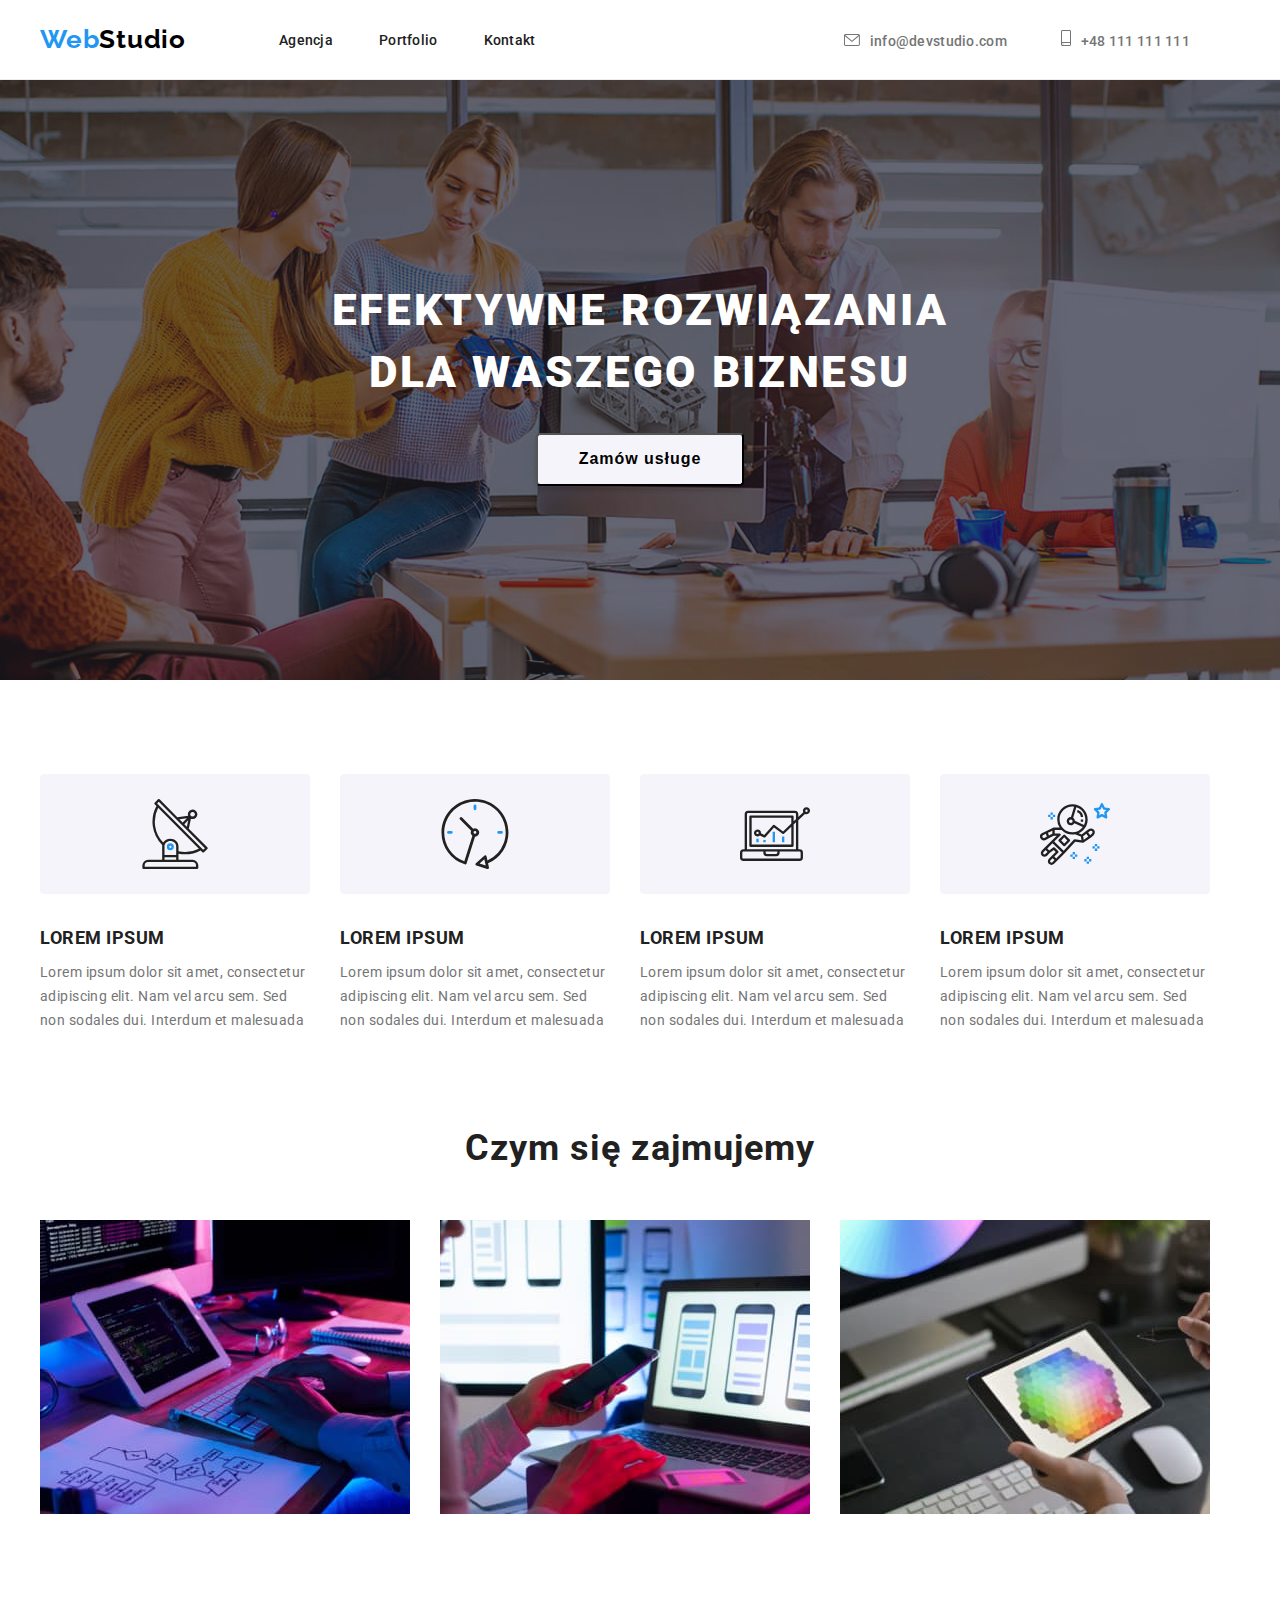
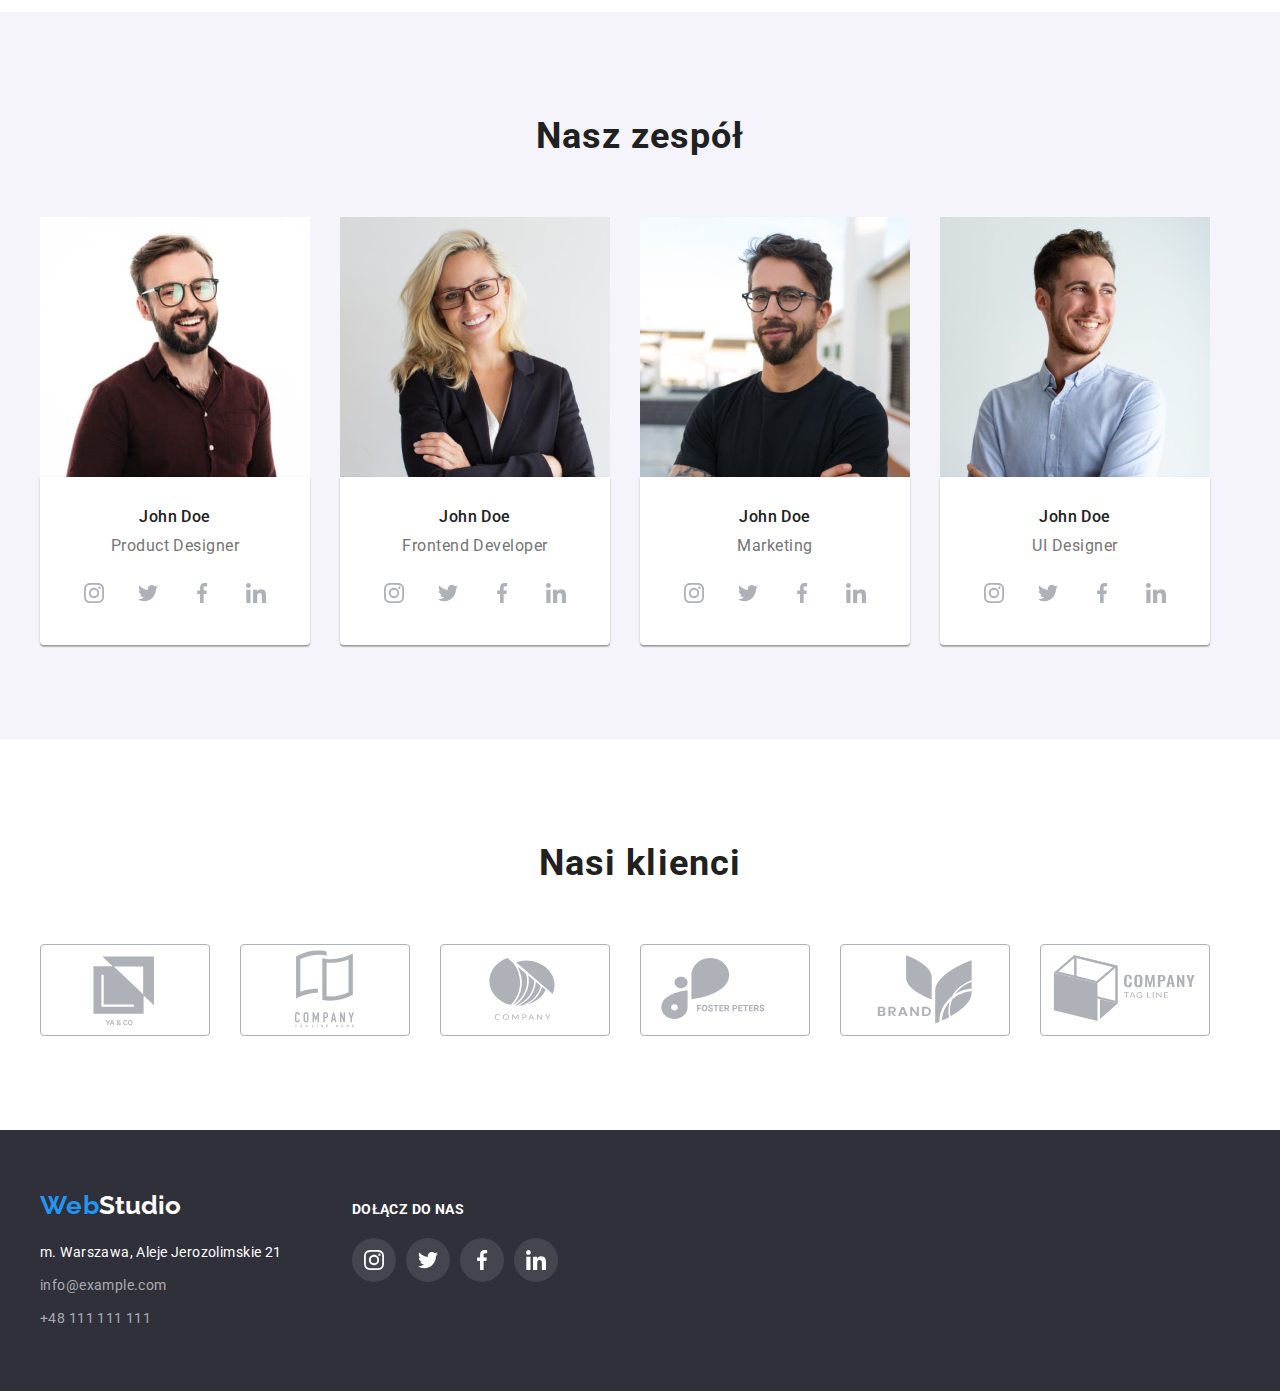
<file: index.html>
<!DOCTYPE html>
<html lang="en">
<head>
    <meta charset="UTF-8">
    <meta http-equiv="X-UA-Compatible" content="IE=edge">
    <meta name="viewport" content="width=device-width, initial-scale=1.0">
    <link rel="preconnect" href="https://fonts.googleapis.com">
    <link rel="preconnect" href="https://fonts.gstatic.com" crossorigin>
    <link href="https://fonts.googleapis.com/css2?family=Raleway:wght@700&family=Roboto:wght@400;500;700;900&display=swap"
        rel="stylesheet">
    <link rel="stylesheet" href="https://cdnjs.cloudflare.com/ajax/libs/modern-normalize/2.0.0/modern-normalize.min.css" integrity="sha512-4xo8blKMVCiXpTaLzQSLSw3KFOVPWhm/TRtuPVc4WG6kUgjH6J03IBuG7JZPkcWMxJ5huwaBpOpnwYElP/m6wg==" crossorigin="anonymous" referrerpolicy="no-referrer" />
    <style>
        body {
            font-family: "Roboto", sans-serif;
            color: rgba(33, 33, 33, 1)
        }
    </style>
    <title>Studio</title>
    <link href="./css/styles.css" rel="stylesheet">
</head>
<body>
<header class="header-line">
    <div class="container">
        <div class="menu-container">
        <nav class="menu-nav">
    <a href="./index.html" class="link"><span class="logo">Web</span><span class="logo-header">Studio</span></a>
                <ul class="menu-nav-list list">
                    <li class="menu-nav-item"><a href="#" class="menu-nav-link">Agencja</a></li>
                    <li class="menu-nav-item"><a href="./portfolio.html" class="menu-nav-link">Portfolio</a></li>
                    <li class="menu-nav-item"><a href="#" class="menu-nav-link">Kontakt</a></li>
                </ul>
            </nav>
            <ul class="menu-contact list">
                <li class="menu-contact-item">
                    <a href="mailto:info@devstudio.com" class="menu-contact-link">
                        <svg class="menu-icon" width="16" height="12">
                            <use href="./images/icons.svg#icon-envelope"></use>
                        </svg>info@devstudio.com</a>
                </li>
            
                <li class="menu-contact-item">
                    <a href="tel:+48111111111" class="menu-contact-link">
                        <svg class="menu-icon" width="10" height="16">
                            <use href="./images/icons.svg#icon-smartphone"></use>
                        </svg>+48 111 111 111</a>
                </li>
            </ul>
        </div>
        </div>
</header>
<!--hero-->
    <main>
    <section class="hero-container section">
        <div class="container">
        <h1 class="h1-webstudio">EFEKTYWNE ROZWIĄZANIA DLA WASZEGO BIZNESU</h1>
        <div class="button-position"><button class="button-webstudio" type="button">Zamów usługe</button></div>
        </div>
    </section>
<!--Atuty-->
<section class="features section">
    <div class="container">
        <ul class="features-list list">
            <li class="features-items">
                <div class="features-picture">
                    <svg class="features-icon" width="70" height="70">
                        <use href="./images/icons.svg#icon-wwd-antenna"></use>
                    </svg>
                </div>
                <h4 class="features-title">LOREM IPSUM</h4>
                <p class="paragraph-index">Lorem ipsum dolor sit amet, consectetur adipiscing elit. Nam vel arcu sem. Sed non sodales dui. Interdum et malesuada</p>
            </li>
            <li class="features-items">
                <div class="features-picture">
                    <svg class="features-icon" width="70" height="70">
                        <use href="./images/icons.svg#icon-wwd-clock"></use>
                    </svg>
                </div>
                <h4 class="features-title">LOREM IPSUM</h4>
                <p class="paragraph-index">Lorem ipsum dolor sit amet, consectetur adipiscing elit. Nam vel arcu sem. Sed non sodales dui. Interdum et malesuada</p>
            </li>
            <li class="features-items">
                <div class="features-picture">
                    <svg class="features-icon" width="70" height="70">
                        <use href="./images/icons.svg#icon-wwd-diagram"></use>
                    </svg>
                </div>
                <h4 class="features-title">LOREM IPSUM</h4>
                <p class="paragraph-index">Lorem ipsum dolor sit amet, consectetur adipiscing elit. Nam vel arcu sem. Sed non sodales dui. Interdum et malesuada</p>
            </li>
            <li class="features-items">
                <div class="features-picture">
                    <svg class="features-icon" width="70" height="70">
                        <use href="./images/icons.svg#icon-wwd-astronaut"></use>
                    </svg>
                </div>
                <h4 class="features-title">LOREM IPSUM</h4>
                <p class="paragraph-index">Lorem ipsum dolor sit amet, consectetur adipiscing elit. Nam vel arcu sem. Sed non sodales dui. Interdum et malesuada</p>
            </li>
        </ul>
    </div>
</section>
<!--Gallery-->
<section class="section">
    <div class="about container">
    <h2 class="about-title">Czym się zajmujemy</h2>
    <ul class="list-img">
        <li class="about-img"><img src="./images/about/img.jpg" alt="pisanie na klawiaturze" width="370" height="294"></li>
        <li class="about-img"><img src="./images/about/img1.jpg" alt="ustawianie aplikacji na telefonie" width="370" height="294"></li>
        <li class="about-img"><img src="./images/about/img2.jpg" alt="odbieranie kolorów z palety" width="370" height="294"></li>
    </ul>
</div>
</section>
<!--Team-->
<section class="team section">
    <div class="container">
        <h2 class="team-title">Nasz zespół</h2>
        <ul class="team-list list">
            <li>
                <figure class="index-team-containers list">
                <img src="./images/team/pracownik1.jpg" alt="pracownik1" width="270" height="260">
                <figcaption class="figcaption-team">
                <h3 class="index-team-name">John Doe</h3>
                    <p class="index-team-position">Product Designer</p>
                    <ul class="social-media-container list">
                        <li class="social-icon-team">
                            <a class="social-link" href="">
                                <svg class="social-icon" width=20 heigh=20>
                                    <use href="./images/icons.svg#icon-instagram2"></use>
                                </svg></a>
                        </li>
                        <li class="social-icon-team">
                            <a class="social-link" href="">
                                <svg class="social-icon" width=20 heigh=20>
                                    <use href="./images/icons.svg#icon-twitter1"></use>
                                </svg></a>
                        </li>
                        <li class="social-icon-team">
                            <a class="social-link" href="">
                                <svg class="social-icon" width=20 heigh=20>
                                    <use href="./images/icons.svg#icon-facebook1"></use>
                                </svg></a>
                        </li>
                        <li class="social-icon-team">
                            <a class="social-link" href="">
                                <svg class="social-icon" width=20 heigh=20>
                                    <use href="./images/icons.svg#icon-linkedin1"></use>
                                </svg></a>
                        </li>
                    </ul>
                    </figcaption>
                    </figure>
            </li>
            <li>
                <figure class="index-team-containers list">
                <img src="./images/team/pracownik2.jpg" alt="pracownik2" width="270" height="260">
                    <figcaption class="figcaption-team">
                <h3 class="index-team-name">John Doe</h3>
                <p class="index-team-position">Frontend Developer</p>
                <ul class="social-media-container list">
                    <li class="social-icon-team">
                        <a class="social-link" href="">
                            <svg class="social-icon" width=20 heigh=20>
                                <use href="./images/icons.svg#icon-instagram2"></use>
                            </svg></a>
                    </li>
                    <li class="social-icon-team">
                        <a class="social-link" href="">
                            <svg class="social-icon" width=20 heigh=20>
                                <use href="./images/icons.svg#icon-twitter1"></use>
                            </svg></a>
                    </li>
                    <li class="social-icon-team">
                        <a class="social-link" href="">
                            <svg class="social-icon" width=20 heigh=20>
                                <use href="./images/icons.svg#icon-facebook1"></use>
                            </svg></a>
                    </li>
                    <li class="social-icon-team">
                        <a class="social-link" href="">
                            <svg class="social-icon" width=20 heigh=20>
                                <use href="./images/icons.svg#icon-linkedin1"></use>
                            </svg></a>
                    </li>
                </ul>
        </figcaption>
        </figure> 
        </li>
            <li>
                <figure class="index-team-containers list">
                <img src="./images/team/pracownik3.jpg" alt="pracownik3" width="270" height="260">
                    <figcaption class="figcaption-team">
                <h3 class="index-team-name">John Doe</h3>
                    <p class="index-team-position">Marketing</p>
                    <ul class="social-media-container list">
                        <li class="social-icon-team">
                            <a class="social-link" href="">
                                <svg class="social-icon" width=20 heigh=20>
                                    <use href="./images/icons.svg#icon-instagram2"></use>
                                </svg></a>
                        </li>
                        <li class="social-icon-team">
                            <a class="social-link" href="">
                                <svg class="social-icon" width=20 heigh=20>
                                    <use href="./images/icons.svg#icon-twitter1"></use>
                                </svg></a>
                        </li>
                        <li class="social-icon-team">
                            <a class="social-link" href="">
                                <svg class="social-icon" width=20 heigh=20>
                                    <use href="./images/icons.svg#icon-facebook1"></use>
                                </svg></a>
                        </li>
                        <li class="social-icon-team">
                            <a class="social-link" href="">
                                <svg class="social-icon" width=20 heigh=20>
                                    <use href="./images/icons.svg#icon-linkedin1"></use>
                                </svg></a>
                        </li>
                    </ul>
                    </figcaption>
                    </figure>
            </li>
            <li>
                <figure class="index-team-containers list">
                <img src="./images/team/pracownik4.jpg" alt="pracownik4" width="270" height="260">
                    <figcaption class="figcaption-team">
                <h3 class="index-team-name">John Doe</h3>
                    <p class="index-team-position">UI Designer</p>
                    <ul class="social-media-container list">
                        <li class="social-icon-team">
                            <a class="social-link" href="">
                                <svg class="social-icon" width=20 heigh=20>
                                    <use href="./images/icons.svg#icon-instagram2"></use>
                                </svg></a>
                        </li>
                        <li class="social-icon-team">
                            <a class="social-link" href="">
                                <svg class="social-icon" width=20 heigh=20>
                                    <use href="./images/icons.svg#icon-twitter1"></use>
                                </svg></a>
                        </li>
                        <li class="social-icon-team">
                            <a class="social-link" href="">
                                <svg class="social-icon" width=20 heigh=20>
                                    <use href="./images/icons.svg#icon-facebook1"></use>
                                </svg></a>
                        </li>
                        <li class="social-icon-team">
                            <a class="social-link" href="">
                                <svg class="social-icon" width=20 heigh=20>
                                    <use href="./images/icons.svg#icon-linkedin1"></use>
                                </svg></a>
                        </li>
                    </ul>
                    </figcaption>
                    </figure>
            </li>
    </section>
    <section class="client-section section">
        <div class="container">
            <h2 class="client-title">Nasi klienci</h2>
<ul class="client-list list">
    <li class="client-items">
        <a class="client-link" href="">
        <svg class="client-icon" width="41" height="47">
            <use href="./images/icons.svg#icon-client1-logo"></use>
        </svg>
        </a>
    </li>
    <li class="client-items">
        <a class="client-link" href="">
            <svg class="client-icon" width="38.47" height="34.05">
                <use href="./images/icons.svg#icon-client2-logo"></use>
            </svg>
        </a>
    </li>
    <li class="client-items">
        <a class="client-link" href="">
            <svg class="client-icon" width="43.46" height="41.18">
                <use href="./images/icons.svg#icon-client3-logo"></use>
            </svg>
        </a>
    </li>
    <li class="client-items">
        <a class="client-link" href="">
            <svg class="client-icon" width="84.44" height="40.62">
                <use href="./images/icons.svg#icon-client4-logo"></use>
            </svg>
        </a>
    </li>
<li class="client-items">
    <a class="client-link" href="">
        <svg class="client-icon" width="62.54" height="45.43">
            <use href="./images/icons.svg#icon-client5-logo"></use>
        </svg>
    </a>
</li>
<li class="client-items">
    <a class="client-link" href="">
        <svg class="client-icon" width="93.79" height="45.93">
            <use href="./images/icons.svg#icon-client6-logo"></use>
        </svg>
    </a>
</li>
</ul>

    </div>
    </section>

    </main>
    <footer>
            <div class="footer-flex container">
                <div class="footer-div">
                    <a href="./index.html"><span class="logo">Web</span><span class="logo-footer">Studio</span></a>
                    <address>
                        <ul class="footer-contact">
                            <li class="footer-item"><a href="https://goo.gl/maps/dJ92y6GsQ9tfoDRQ7" class="last-line-adress"
                                    target="_blank">m. Warszawa, Aleje Jerozolimskie 21</a></li>
                            <li class="footer-item"><a href="mailto:info@example.com" class="last-line">info@example.com</a></li>
                            <li class="footer-item"><a href="tel:+48111111111" class="last-line">+48 111 111 111</a></li>
                        </ul>
                    </address>
                </div>
                <div class="footer-join">
                    <h3 class="footer-social-title">DOŁĄCZ DO NAS</h3>
                    <ul class="footer-social-container list">
                        <li class="footer-social-icons">
                            <a class="footer-social-link" href=""><svg class="footer-social-icon" width="20" height="20">
                                    <use href="./images/icons.svg#icon-instagram2"></use>
                                </svg></a>
                        </li>
                        <li class="footer-social-icons">
                            <a class="footer-social-link"><svg class="footer-social-icon" width="20" height="20">
                                    <use href="./images/icons.svg#icon-twitter1"></use>
                                </svg></a>
                        </li>
                        <li class="footer-social-icons">
                            <a class="footer-social-link" href=""><svg class="footer-social-icon" width="20" height="20">
                                    <use href="./images/icons.svg#icon-facebook1"></use>
                                </svg></a>
                        </li>
                        <li class="footer-social-icons">
                            <a class="footer-social-link" href=""><svg class="footer-social-icon" width="20" height="20">
                                    <use href="./images/icons.svg#icon-linkedin1"></use>
                                </svg></a>
                        </li>
                    </ul>
                </div>
            </div>
    </footer>
</body>
</html>
</file>
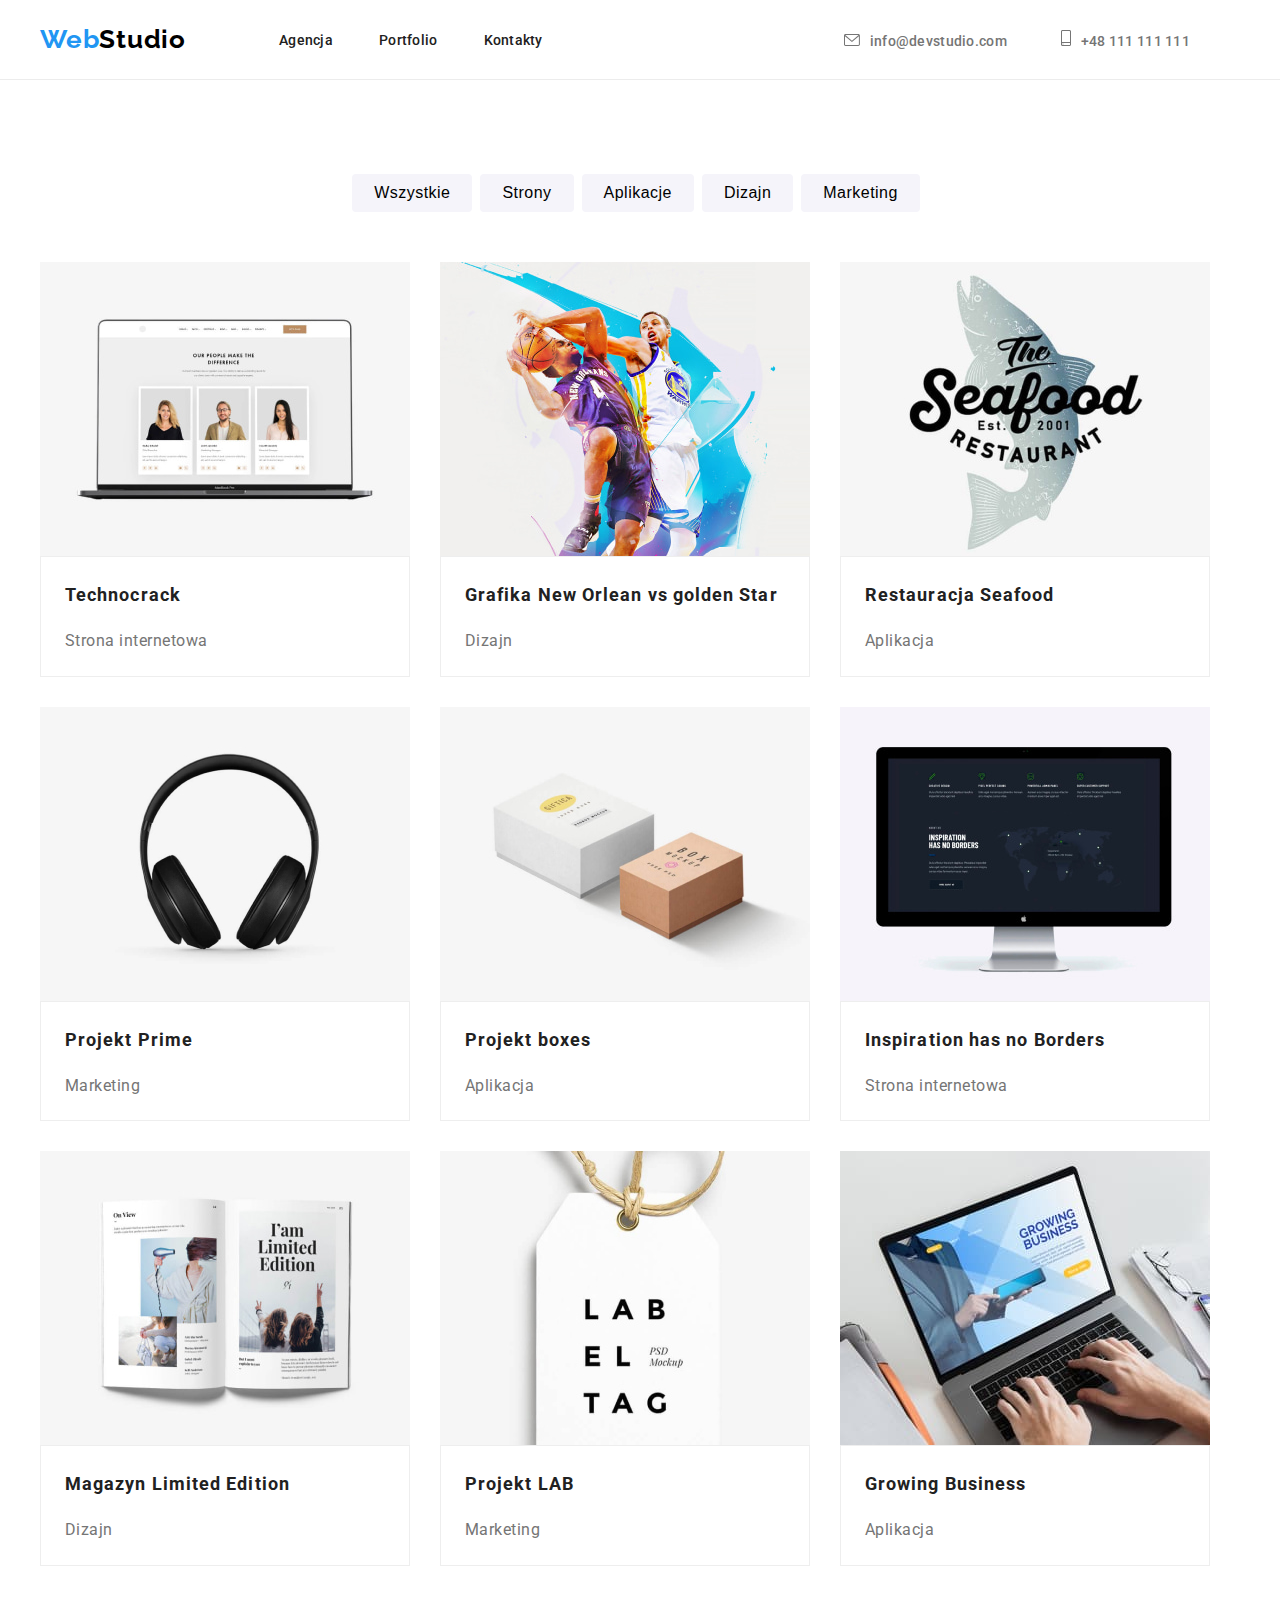
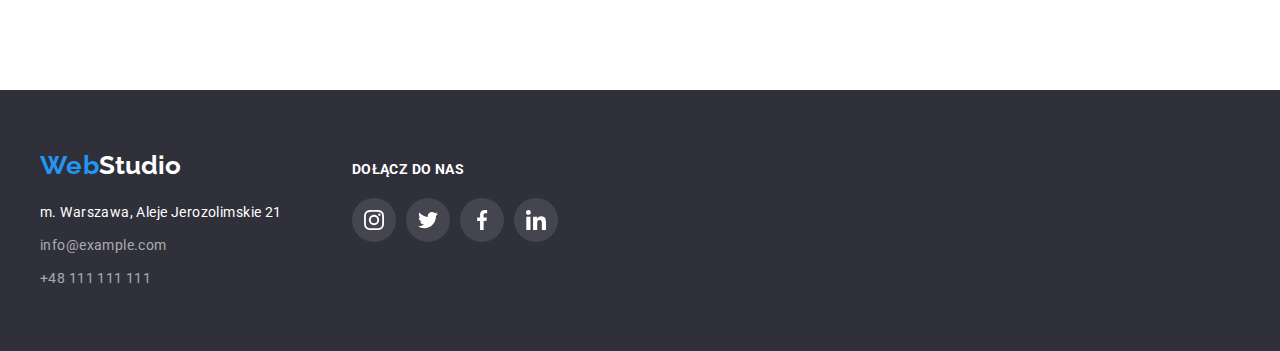
<file: portfolio.html>
<!DOCTYPE html>
<html lang="en">
<head>
    <meta charset="UTF-8">
    <meta http-equiv="X-UA-Compatible" content="IE=edge">
    <meta name="viewport" content="width=device-width, initial-scale=1.0">
    <link rel="preconnect" href="https://fonts.googleapis.com">
    <link rel="preconnect" href="https://fonts.gstatic.com" crossorigin>
    <link href="https://fonts.googleapis.com/css2?family=Raleway:wght@700&family=Roboto:wght@400;500;700;900&display=swap"
        rel="stylesheet">
    <link rel="stylesheet" href="https://cdnjs.cloudflare.com/ajax/libs/modern-normalize/2.0.0/modern-normalize.min.css"
        integrity="sha512-4xo8blKMVCiXpTaLzQSLSw3KFOVPWhm/TRtuPVc4WG6kUgjH6J03IBuG7JZPkcWMxJ5huwaBpOpnwYElP/m6wg=="
        crossorigin="anonymous" referrerpolicy="no-referrer" />
        <style>
           body {
                font-family: 'Roboto', sans-serif;
                color: rgba(33, 33, 33, 1)
            }
        </style> 
    <title>Portfolio</title>
    <link href="./css/styles.css" rel="stylesheet">
</head>
<body>
    <header class="header-line">
        <div class="container">
        <div class="menu-container">
<nav class="menu-nav">
    <a href="./index.html" class="link"><span class="logo">Web</span><span class="logo-header">Studio</span></a>
    <ul class="menu-nav-list list">
        <li class="menu-nav-item"><a href="./index.html" class="menu-nav-link">Agencja</a></li>
        <li class="menu-nav-item"><a href="./portfolio.html" class="menu-nav-link">Portfolio</a></li>
        <li class="menu-nav-item"><a href="#" class="menu-nav-link">Kontakty</a></li>
    </ul>
</nav>
<ul class="menu-contact list">
<li class="menu-contact-item">
<a href="mailto:info@devstudio.com" class="menu-contact-link">
<svg class="menu-icon" width="16" height="12">
    <use href="./images/icons.svg#icon-envelope"></use>
</svg>info@devstudio.com</a>
</li>

<li class="menu-contact-item">
    <a href="tel:+48111111111" class="menu-contact-link">
<svg class="menu-icon" width="10" height="16">
    <use href="./images/icons.svg#icon-smartphone"></use>
    </svg>+48 111 111 111</a>
</li>
</ul>
</div>
     </div>
</header>
<!--hero -->
    <main>  
        <div class="container">
        <section class="portfolio-img section">
        <div class="buttons">
            <ul class="button-nav list">
                <li class="button-item"><button type="button" class="buttons-portfolio">Wszystkie</button></li>
                <li class="button-item"><button type="button" class="buttons-portfolio">Strony</button></li>
                <li class="button-item"><button type="button" class="buttons-portfolio">Aplikacje</button></li>
                <li class="button-item"><button type="button" class="buttons-portfolio">Dizajn</button></li>
                <li class="button-item"><button type="button" class="buttons-portfolio">Marketing</button></li>
            </ul>
</div>
<ul class="site-navigation list">
    <li>
        <figure class="portfolio-img-containers list">
        <img src="./images/header/technocrack.jpg" alt="laptop" width="370" height="294">
        <figcaption class="figcaption-item"> 
        <h3 class="figcaption-title">Technocrack</h3>
            <p class="paragraph-portfolio">Strona internetowa</p>
            </figcaption>
            </figure>
    </li>
    <li>
        <figure class="portfolio-img-containers list">
        <img src="./images/header/graphic.jpg" alt="grafika" width="370" height="294">
        <figcaption class="figcaption-item">
            <h3 class="figcaption-title">Grafika New Orlean vs golden Star</h3>
            <p class="paragraph-portfolio">Dizajn</p>
            </figcaption>
            </figure>
    </li>
    <li>
        <figure class="portfolio-img-containers list">
        <img src="./images/header/seafood.jpg" alt="logo restauracji" width="370" height="294">
        <figcaption class="figcaption-item">
            <h3 class="figcaption-title">Restauracja Seafood</h3>
            <p class="paragraph-portfolio">Aplikacja</p>
            </figcaption>
            </figure>
    </li>
    <li>
    <figure class="portfolio-img-containers list">
        <img src="./images/header/project-prime.jpg" alt="słuchawki" width="370" height="294">
        <figcaption class="figcaption-item">
            <h3 class="figcaption-title">Projekt Prime</h3>
            <p class="paragraph-portfolio">Marketing</p>
            </figcaption>
            </figure>
    </li>
    <li>
        <figure class="portfolio-img-containers list">
        <img src="./images/header/project-boxes.jpg" alt="pudełka" width="370" height="294">
        <figcaption class="figcaption-item">
            <h3 class="figcaption-title">Projekt boxes</h3>
            <p class="paragraph-portfolio">Aplikacja</p>
            </figcaption>
            </figure>
    </li>
    <li>
        <figure class="portfolio-img-containers list">
        <img src="./images/header/inspiration.jpg" alt="monitor" width="370" height="294">
        <figcaption class="figcaption-item">
            <h3 class="figcaption-title">Inspiration has no Borders</h3>
            <p class="paragraph-portfolio">Strona internetowa</p>
            </figcaption>
            </figure>
    </li>
    <li>
        <figure class="portfolio-img-containers list">
        <img src="./images/header/magazyn.jpg" alt="ksiąźka" width="370" height="294">
        <figcaption class="figcaption-item">
            <h3 class="figcaption-title">Magazyn Limited Edition</h3>
           <p class="paragraph-portfolio">Dizajn</p>
            </figcaption>
            </figure>
    </li>
    <li>
        <figure class="portfolio-img-containers list">
        <img src="./images/header/project.jpg" alt="logo na kartce" width="370" height="294">
        <figcaption class="figcaption-item">
            <h3 class="figcaption-title">Projekt LAB</h3>
            <p class="paragraph-portfolio">Marketing</p>
            </figcaption>
            </figure>
    </li>
    <li>
        <figure class="portfolio-img-containers list">
        <img src="./images/header/growing.jpg" alt="pisanie na laptopie" width="370" height="294">
        <figcaption class="figcaption-item">
            <h3 class="figcaption-title">Growing Business</h3>
            <p class="paragraph-portfolio">Aplikacja</p>
            </figcaption>
            </figure>
    </li>
</ul>
    </section>
    
    </main>
    <footer>
        <div class="footer-flex container">
            <div class="footer-div">
        <a href="./index.html"><span class="logo">Web</span><span class="logo-footer">Studio</span></a>
        <address>
        <ul class="footer-contact">
            <li class="footer-item"><a href="https://goo.gl/maps/dJ92y6GsQ9tfoDRQ7" class="last-line-adress" target="_blank">m. Warszawa, Aleje Jerozolimskie 21</a></li>
            <li class="footer-item"><a href="mailto:info@example.com" class="last-line">info@example.com</a></li>
            <li class="footer-item"><a href="tel:+48111111111" class="last-line">+48 111 111 111</a></li>
        </ul>
    </address>
            </div>
            <div class="footer-join">
    <h3 class="footer-social-title">DOŁĄCZ DO NAS</h3>
    <ul class="footer-social-container list">
        <li class="footer-social-icons">
              <a class="footer-social-link" href=""><svg class="footer-social-icon" width="20" height="20">
            <use href="./images/icons.svg#icon-instagram2"></use>
        </svg></a>
    </li>
        <li class="footer-social-icons">
            <a class="footer-social-link"><svg class="footer-social-icon" width="20" height="20">
            <use href="./images/icons.svg#icon-twitter1"></use>
        </svg></a>
    </li>
        <li class="footer-social-icons">
            <a class="footer-social-link" href=""><svg class="footer-social-icon" width="20" height="20">
            <use href="./images/icons.svg#icon-facebook1"></use>
        </svg></a>
    </li>
        <li class="footer-social-icons">
            <a class="footer-social-link" href=""><svg class="footer-social-icon" width="20" height="20">
                <use href="./images/icons.svg#icon-linkedin1"></use>
            </svg></a>
        </li>
    </ul>
    </div>
        </div>
</footer>
</body>
</html>
</file>
<file: css/styles.css>
* {
   margin: 0;
   padding: 0;
}

*,
*::before,
*::after {
   box-sizing: border-box;
}

:root {
   --main-background: rgba(255,255,255, 1);
   --focus-color: rgba(33, 150, 243, 1);
   --second-line-color: rgba(117, 117, 117, 1);
   --button-background: rgba(245, 244, 250, 1);
   --footer-color:  rgba(47, 48, 58, 1);
}

.body {
   font-family: 'Roboto', sans-serif;
   color: rgba(33, 33, 33, 1);
   --main-background: rgba(255, 255, 255, 1);
}

   .h1, h2, h3, h4, h5, h6, p {
      margin: 0;
}

.img {
   display: block;
   max-width: 100%;
   height: auto;
}

.list {
   list-style: none;
   padding-left: 0;
   margin: 0;
}

a:link {
   text-decoration: inherit;
}

.container {
max-width: 1200px;
margin: 0 auto;
}

.section {
   padding-top: 94px;
   padding-bottom: 94px;
}

/* nawigacja strony i kontakty =======================*/

.logo {
color: var(--focus-color);
font-family: 'Raleway';
font-weight: 700;
font-size: 26px;
line-height: 1.2;
letter-spacing: 0.03em;
}

.logo-header {
font-family: 'Raleway';
font-weight: 700;
font-size: 26px;
line-height: 1.2;
color: #000000;
letter-spacing: 0.03em;
margin-right: 93px
}

.header-line {
background: var(--main-background);
border-bottom: #ececec solid 1px;
}

.menu-container {
display: flex;
align-items: center;
padding-top: 24px;
padding-bottom: 24px;
}

.menu-nav {
display: flex;
margin-right: auto;
}

.menu-nav-list {
display: flex;
align-items: center;
flex-wrap: wrap;
}

.menu-nav-item {
margin-right: 46px;
display: inline;
}

.menu-contact-item {
margin-right: 50px;
display: inline;
}

.menu-nav-link {
font-weight: 500;
font-size: 14px;
line-height: 1.1;
letter-spacing: 0.02em;
color: #212121;
}

.menu-contact-link {
   text-decoration: inherit;
   font-weight: 500;
   font-size: 14px;
   line-height: 1.1;
   letter-spacing: 0.02em;
   color: var(--second-line-color)
}

.menu-icon {
   fill: currentColor;
   margin-right: 10px;
}

   .menu-nav-link:hover, 
   .menu-nav-link:focus,
   .menu-contact-link:hover,
   .menu-contact-link:focus {
    color: var(--focus-color);
   }

/* webstudio =====================*/


.hero-container {
background-color: rgba(47, 48, 58, 0.4);
   background-image: linear-gradient(to right,
         rgba(47, 48, 58, 0.4),
         rgba(47, 48, 58, 0.4)),
      url(../images/background-picture.jpg);
   background-position: center;
   background-size: cover;
   padding: 200px 0;
   max-width: 1600px;
   height: 600px;
   margin: 0 auto;
}

.h1-webstudio {
   font-weight: 900;
   font-size: 44px;
   line-height: 1.4;
   text-align: center;
   letter-spacing: 0.06em;
   white-space: wrap;
   max-width: 696px;
   margin: 0 auto;
   color: var(--main-background);
}

.button-webstudio {
font-weight: 700;
font-size: 16px;
line-height: 1.8;
cursor: pointer;
text-align: center;
margin: 0 auto;
margin-top: 30px;
padding: 10px 41px;
letter-spacing: 0.06em;
border-radius: 4px;
box-shadow: 0px 4px 4px rgba(0, 0, 0, 0.15);
background: var(--button-background); 
}

.button-webstudio:hover {
   color: var(--main-background);
   background: var(--focus-color);
}

.button-position {
display: flex;
justify-content: center;
text-align: center;
}

.features {
   padding-bottom: 0;
}

.features-list {
   display: flex;
}

.features-title {
   font-weight: 700;
   font-size: 18px;
   line-height: 1.5;
   letter-spacing: 0.03em;
   margin-bottom: 10px;
   margin-top: 30px
}

.features-list {
   display: flex;
}

.features-items {
   margin-right: 30px;
}

.paragraph-index {
font-family: 'Roboto';
   font-style: normal;
   font-weight: 400;
   font-size: 14px;
   line-height: 1.7;
   letter-spacing: 0.03em;
   color: rgba(117, 117, 117, 1);
}

.features-picture {
width: 270px;
height: 120px;
background: var(--button-background) ;
border-radius: 4px;
fill: #212121;
text-align: center;
display: flex;
align-items: center;
justify-content: center;
}

.features-picture:last-child {
   margin-right: 0
}

.list-img {
display: flex; 
   }   
/* about + img index ====================================== */

.about-title {
   font-weight: 700;
   font-size: 36px;
   line-height: 1.2;
   text-align: center;
   letter-spacing: 0.03em;
   margin-bottom: 50px;
}

.list-img {
   display: flex;
}

.about-img {
 margin-right: 30px;
list-style-type: none;
}

/* team ====================================== */

.team {
   background: rgba(245, 244, 250, 1);
   align-items: center;
   justify-content: center;
}

.team-title {
font-weight: 700;
   font-size: 36px;
   line-height: 1.7;
   text-align: center;
   letter-spacing: 0.03em;
   margin-bottom: 50px
}

.team-list {
   display: flex
}

.index-team-containers {
margin-right: 30px;
display: flex;
flex-direction: column;
}

.figcaption-team {
box-shadow: 0px 1px 3px rgba(0, 0, 0, 0.12), 
0px 1px 1px rgba(0, 0, 0, 0.14), 
0px 2px 1px rgba(0, 0, 0, 0.2);
border-radius: 0px 0px 4px 4px;
padding-top: 30px;
padding-bottom: 30px;
height: 168px;
background: #FFFFFF;
}

.index-team-name {
   font-family: 'Roboto';
   font-weight: 500;
   font-size: 16px;
   line-height: 1.2;
   text-align: center;
   letter-spacing: 0.03em;
}

.index-team-position {
font-family: 'Roboto';
   font-weight: 400;
   font-size: 16px;
   line-height: 1.2;
   text-align: center;
   letter-spacing: 0.03em;
   margin-top: 10px;
   color: var(--second-line-color)
}

.social-media-container {
display: flex;
justify-content: center;
align-items: center;
list-style: none;
margin-top: 16px;
}

.social-icon-team {
width: 44px;
height: 44px;
margin-right: 10px;
}

.social-icon-team:last-child {
   margin-right: 0;
}

.social-link {
      fill: rgba(175, 177, 184, 1);
   width: 100%;
   height: 100%;
      display: flex;
      align-items: center;
      justify-content: center;
}

.social-link:hover,
.social-link:focus {
   fill: var(--main-background);
   background-color: var(--focus-color);
   border-radius: 50%;
}
/* nasi klienci =========================*/

.client-list {
   display: flex;
   align-items: center;
   justify-content: center;
}

.client-title {
font-style: normal;
   font-weight: 700;
   font-size: 36px;
   line-height: 1.7;
   text-align: center;
   letter-spacing: 0.03em;
   color: rgba(33, 33, 33, 1)
}

.client-items {
   margin-top: 50px;
   margin-right: 30px
}

.client-icon {
width: 170px;
height: 92px;
border: 1px solid currentColor;
color: rgba(175, 177, 184, 1);
fill: currentColor;
border-radius: 4px;
text-align: center;
display: flex;
align-items: center;
justify-content: center;
      }

.client-item:last-child {
  margin-right: 0;
}
      
.client-icon:hover,
.client-icon:focus {
border-color: var(--focus-color);
fill: var(--focus-color);
            }
/* buttons, img, portfolio ======================*/ 

.paragraph-portfolio {
   font-weight: 400;
   font-size: 16px;
   line-height: 1.8;
   margin-top: 14px;
   letter-spacing: 0.03em;
   color: var(--second-line-color);
   }


.buttons-portfolio {
   font-weight: 500;
   font-size: 16px;
   line-height: 1.6;
   text-align: center;
   letter-spacing: 0.03em;
   margin: 0 auto;
   padding: 6px 22px;
   cursor: pointer;
   border-radius: 4px;
   border: 0;
   background: var(--button-background); 
}

.buttons-portfolio:hover {
   color: var(--main-background);
   background: var(--focus-color);
   box-shadow: 0px 3px 1px rgba(0, 0, 0, 0.1), 0px 1px 2px rgba(0, 0, 0, 0.08), 0px 2px 2px rgba(0, 0, 0, 0.12);
}

.button-nav {
   display: flex;
   justify-content: center;
   align-items: center;
   flex-wrap: wrap;
   margin-bottom: 50px;
}

.button-item {
   margin-right: 8px;
}

/* portfolio images ============= */

.site-navigation {
   display: flex;
   flex-wrap: wrap;
}

.portfolio-img-containers {
display: flex;
flex-direction: column;
margin-bottom: 30px;
margin-right: 30px;

}
.figcaption-item {
   padding: 20px 24px;
   border: 1px solid #eeeeee;
   
}

.figcaption-item:hover,
.figcaption-item:focus {
box-shadow: 1px 4px 6px 0px rgba(0, 0, 0, 0.16);
box-shadow: 0px 4px 4px 0px rgba(0, 0, 0, 0.06);
box-shadow: 0px 1px 1px 0px rgba(0, 0, 0, 0.12);
}

.figcaption-title {
   font-weight: 700;
   font-size: 18px;
   line-height: 2;
   letter-spacing: 0.06em;
   color: rgba(33, 33, 33, 1)
}

/* stopka =======================================*/


footer {
   background: var(--footer-color);
   padding-top: 60px;
   padding-bottom: 60px;
}

.logo-footer {
   font-family: 'Raleway';
   font-weight: 700;
   font-size: 26px;
   line-height: 1.2;
   letter-spacing: 0,03em;
   color: var(--main-background)
}

.last-line {
font-style: normal;
font-weight: 400;
font-size: 14px;
line-height: 1.7;
letter-spacing: 0.03em;
color: rgba(255, 255, 255, 0.6);
}

.last-line:hover, 
.last-line:focus {
color: var(--focus-color)
}

.last-line-adress {
font-style: normal;
font-weight: 400;
font-size: 14px;
line-height: 1.7;
letter-spacing: 0.03em;
color: var(--main-background);
}

.last-line-adress:hover,
.last-line:focus {
color: var(--focus-color);
   }

.footer-contact {
   margin-top: 20px;
   list-style-type: none;
  
}

.footer-item {
      margin-top: 9px;
   }

.footer-item:first-child {
         margin-top: 0px;
 }

.footer-flex {
   display: flex;
   align-items: baseline;
}

.footer-div {
   margin-right: 70px;
}
.footer-social-title {
   font-weight: 700;
   font-size: 14px;
   line-height: 1.14;
   margin-right: 70px;
   letter-spacing: 0.03em;
   text-transform: uppercase;
   color: var(--main-background);
}
.footer-social-icons {
   width: 44px;
   height: 44px;
   margin-right: 10px
}

.footer-social-link {
   fill: var(--main-background);
   background-color: rgba(255, 255, 255, 0.1);
   border-radius: 50%;
   width: 100%;
   height: 100%;
   display: flex;
   align-items: center;
   justify-content: center;
}


.footer-social-icons:last-child {
   margin-right: 0;
}

.footer-social-container {
   margin-top: 20px;
   display: flex;
   align-items: center;
   justify-content: center
}

.footer-social-link:hover,
.footer-social-link:focus {
   background-color: var(--focus-color);
   border-radius: 50%;
}
</file>
